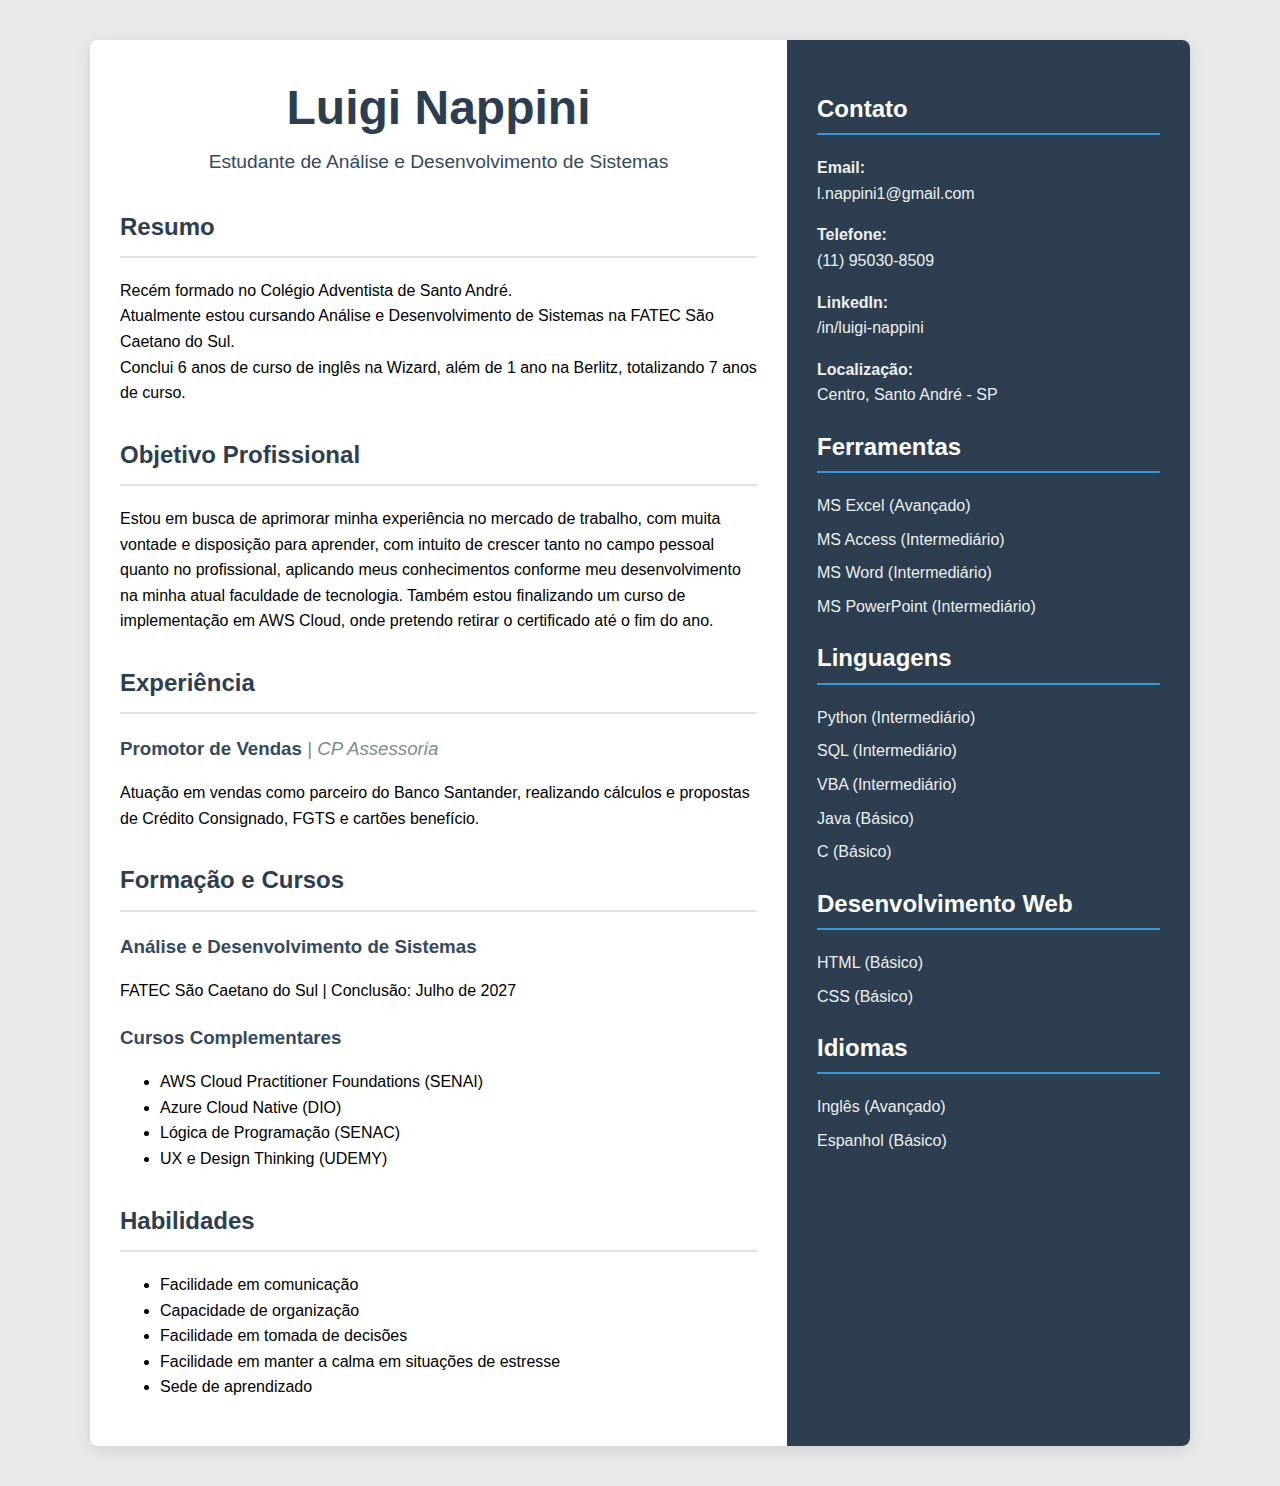
<file: index.html>
<!DOCTYPE html>
<html lang="pt-BR">
<head>
    <meta charset="UTF-8">
    <title>Currículo de Luigi Nappini</title>
    <link rel="stylesheet" href="style.css">
</head>
<body>

    <div class="container">
        <main class="main-content">
            <header>
                <h1>Luigi Nappini</h1>
                <p>Estudante de Análise e Desenvolvimento de Sistemas</p>
            </header>

            <section id="sobre">
                <h2>Resumo</h2>
                <p>
                    Recém formado no Colégio Adventista de Santo André. <br>
                    Atualmente estou cursando Análise e Desenvolvimento de Sistemas na FATEC São Caetano do Sul. <br>
                    Conclui 6 anos de curso de inglês na Wizard, além de 1 ano na Berlitz, totalizando 7 anos de curso.
                </p>
            </section>

            <section id="objetivo">
                <h2>Objetivo Profissional</h2>
                <p>
                    Estou em busca de aprimorar minha experiência no mercado de trabalho, com muita vontade e disposição para aprender, com intuito de crescer tanto no campo pessoal quanto no profissional, aplicando meus conhecimentos conforme meu desenvolvimento na minha atual faculdade de tecnologia. Também estou finalizando um curso de implementação em AWS Cloud, onde pretendo retirar o certificado até o fim do ano.
                </p>
            </section>

            <section id="experiencia">
                <h2>Experiência</h2>
                <div class="job">
                    <h3>Promotor de Vendas <span>| CP Assessoria</span></h3>
                    <p>Atuação em vendas como parceiro do Banco Santander, realizando cálculos e propostas de Crédito Consignado, FGTS e cartões benefício.</p>
                </div>
            </section>

            <section id="educacao">
                <h2>Formação e Cursos</h2>
                <div class="course">
                    <h3>Análise e Desenvolvimento de Sistemas</h3>
                    <p>FATEC São Caetano do Sul | Conclusão: Julho de 2027</p>
                </div>
                
                 <div class="course">
                    <h3>Cursos Complementares</h3>
                    <ul> 
                        <li>AWS Cloud Practitioner Foundations (SENAI)</li> 
                        <li>Azure Cloud Native (DIO)</li>  
                        <li>Lógica de Programação (SENAC)</li>
                        <li>UX e Design Thinking (UDEMY)</li>
                    </ul>
                </div>
            </section>
            
            <section id="habilidades">
                <h2>Habilidades</h2>
                    <ul>
                        <li>Facilidade em comunicação</li>
                        <li>Capacidade de organização</li>
                        <li>Facilidade em tomada de decisões</li>
                        <li>Facilidade em manter a calma em situações de estresse</li>
                        <li>Sede de aprendizado</li>
                    </ul>
            </section>
            
        </main>
        <aside class="sidebar">
            <section id="contato">
                <h2>Contato</h2>
                <p><strong>Email:</strong><br> <a href="mailto:l.nappini1@gmail.com">l.nappini1@gmail.com</a></p>
                <p><strong>Telefone:</strong><br> <a href="tel:+5511950308509">(11) 95030-8509</a></p>
                <p><strong>LinkedIn:</strong><br> <a href="https://www.linkedin.com/in/luigi-nappini-713046274" target="_blank">/in/luigi-nappini</a></p>
                <p><strong>Localização:</strong><br> Centro, Santo André - SP</p>
                
            </section>
            
            <section id="competencias">
                <h2>Ferramentas</h2>
                <ul>
                    <li>MS Excel (Avançado)</li>
                    <li>MS Access (Intermediário)</li>
                    <li>MS Word (Intermediário)</li>
                    <li>MS PowerPoint (Intermediário)</li>
                </ul>
                
                <h2>Linguagens</h2>
                <ul>
                    <li>Python (Intermediário)</li>
                    <li>SQL (Intermediário)</li>
                    <li>VBA (Intermediário)</li>
                    <li>Java (Básico)</li>
                    <li>C (Básico)</li>
                </ul>
                
                <h2>Desenvolvimento Web</h2>
                <ul>
                    <li>HTML (Básico)</li>
                    <li>CSS (Básico)</li>
                </ul>

                <h2>Idiomas</h2>
                <ul>
                    <li>Inglês (Avançado)</li>
                    <li>Espanhol (Básico)</li>
                </ul>
            </section>
        </aside>

        
    </div>

</body>
</html>
</file>
<file: style.css>
/* --- GERAL --- */
body {
    font-family: 'Segoe UI', Roboto, Helvetica, Arial, sans-serif;
    line-height: 1.6;
    margin: 0;
    padding: 20px;
    background-color: #e9e9e9; /* Fundo cinza claro */
}

/* --- ESTRUTURA DE DUAS COLUNAS --- */
.container {
    display: flex; /* ATIVA O FLEXBOX: A MÁGICA DAS COLUNAS */
    max-width: 1100px;
    margin: 20px auto;
    background: #fff;
    box-shadow: 0 4px 15px rgba(0,0,0,0.1);
    border-radius: 8px;
    overflow: hidden; /* Garante que os cantos arredondados funcionem */
}

/* --- COLUNA ESQUERDA (SIDEBAR) --- */
.sidebar {
    background-color: #2c3e50; /* Cor azul escuro */
    color: #ecf0f1; /* Cor do texto clara */
    padding: 30px;
    width: 35%; /* Largura da coluna esquerda */
}
.sidebar h2 {
    color: #fff;
    border-bottom: 2px solid #3498db; /* Linha azul clara */
    padding-bottom: 5px;
}
.sidebar a {
    color: #ecf0f1;
    text-decoration: none;
}
.sidebar a:hover {
    color: #3498db;
}
.sidebar ul {
    list-style: none;
    padding: 0;
}
.sidebar ul li {
    margin-bottom: 8px;
}

/* --- COLUNA DIREITA (CONTEÚDO PRINCIPAL) --- */
.main-content {
    padding: 30px;
    width: 65%; /* Largura da coluna direita */
}
.main-content header {
    text-align: center;
    margin-bottom: 30px;
}
.main-content header h1 {
    margin: 0;
    font-size: 3rem;
    color: #2c3e50;
}
.main-content header p {
    margin: 0;
    font-size: 1.2rem;
    color: #34495e;
}
.main-content h2 {
    color: #2c3e50;
    border-bottom: 2px solid #e0e0e0;
    padding-bottom: 10px;
    margin-top: 30px;
}
.job, .course {
    margin-bottom: 20px;
}
.job h3, .course h3 {
    margin-bottom: 5px;
    color: #34495e;
}
.job h3 span {
    font-weight: normal;
    font-style: italic;
    color: #7f8c8d;
}

/* --- AJUSTE PARA CELULARES (Opção 1: Colunas lado a lado) --- */
@media (max-width: 768px) {
    /* Removemos a regra de empilhar, então as colunas vão apenas se espremer */
    .container {
        /* A linha 'flex-direction: column;' foi removida */
        padding: 0;
        margin: 0;
        border-radius: 0;
    }
    .sidebar, .main-content {
        /* O 'width: 100%;' foi removido para que mantenham suas larguras relativas */
        padding: 15px; /* Diminui um pouco o espaçamento interno */
    }
    body {
        padding: 0; /* Remove o padding do corpo em telas pequenas */
    }
}
</file>
